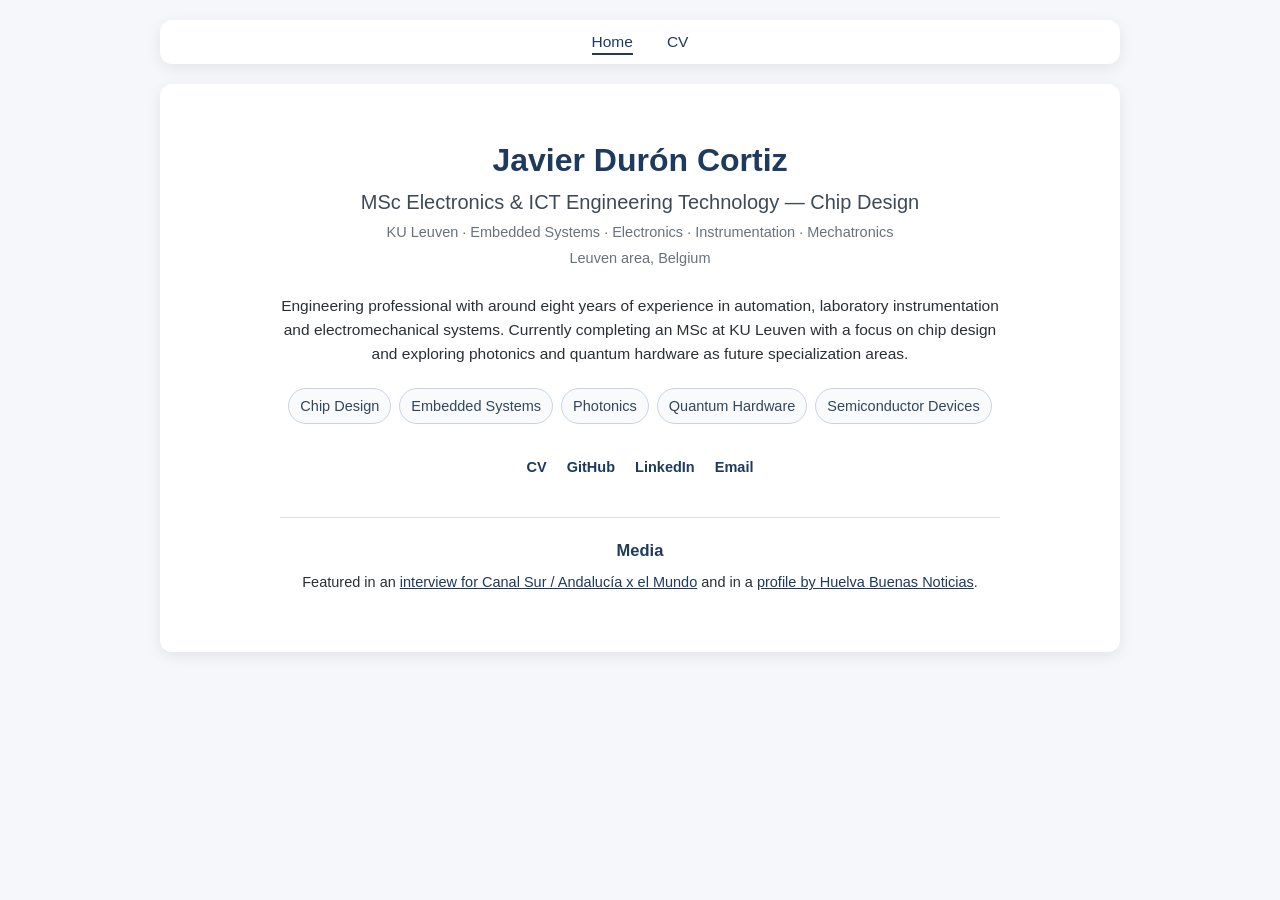
<file: index.html>
<!doctype html>
<html lang="en">
<head>
  <meta charset="utf-8">
  <meta name="viewport" content="width=device-width, initial-scale=1">
  <meta name="author" content="Javier Durón Cortiz">
  <meta name="description" content="Javier Durón Cortiz — MSc Electronics & ICT Engineering Technology student at KU Leuven, focused on chip design, embedded systems, instrumentation and mechatronics.">
  <meta name="keywords" content="electronics engineering, chip design, embedded systems, mechatronics, instrumentation, photonics, quantum technologies, KU Leuven">
  <meta property="og:title" content="Javier Durón Cortiz | Electronics & ICT Engineering">
  <meta property="og:type" content="website">
  <meta property="og:url" content="https://jduroncortiz.github.io/">
  <meta property="og:description" content="Electronics & ICT Engineering MSc student at KU Leuven with a background in industrial mechatronics, embedded systems and experimental instrumentation.">
  <meta property="og:site_name" content="Javier Durón Cortiz">

  <title>Javier Durón Cortiz | Electronics & ICT Engineering</title>
  <link rel="stylesheet" href="style.css">
</head>
<body>
  <div class="nav-container">
    <div class="nav-inner">
      <a href="index.html" class="active">Home</a>
      <a href="cv.html">CV</a>
    </div>
  </div>

  <main class="container home-container">
    <h1>Javier Durón Cortiz</h1>
    <p class="hero-title">MSc Electronics &amp; ICT Engineering Technology — Chip Design</p>
    <p class="hero-subtitle">KU Leuven · Embedded Systems · Electronics · Instrumentation · Mechatronics</p>
    <p class="hero-location">Leuven area, Belgium</p>

    <p class="home-summary">
      Engineering professional with around eight years of experience in automation, laboratory instrumentation and electromechanical systems. Currently completing an MSc at KU Leuven with a focus on chip design and exploring photonics and quantum hardware as future specialization areas.
    </p>

    <div class="interest-pills" aria-label="Current interests">
      <span>Chip Design</span>
      <span>Embedded Systems</span>
      <span>Photonics</span>
      <span>Quantum Hardware</span>
      <span>Semiconductor Devices</span>
    </div>

    <ul class="homepage-links">
      <li><a href="cv.html">CV</a></li>
      <li><a href="https://github.com/jduroncortiz" target="_blank" rel="noopener">GitHub</a></li>
      <li><a href="https://www.linkedin.com/in/javierduron/" target="_blank" rel="noopener">LinkedIn</a></li>
      <li><a href="mailto:jduroncortiz@gmail.com">Email</a></li>
    </ul>

    <section class="home-media" aria-labelledby="media-heading">
      <h2 id="media-heading">Media</h2>
      <p>
        Featured in an <a href="https://www.canalsur.es/television/programas/andalucia-x-el-mundo/noticia/2187042.html" target="_blank" rel="noopener">interview for Canal Sur / Andalucía x el Mundo</a>
        and in a <a href="https://huelvabuenasnoticias.com/2018/05/07/el-onubense-javier-duron-comparte-su-experiencia-en-la-ciudad-belga-de-lovaina/" target="_blank" rel="noopener">profile by Huelva Buenas Noticias</a>.
      </p>
    </section>
  </main>

  <script>
    document.addEventListener("DOMContentLoaded", () => {
      document.body.classList.add("fade-in");
      document.querySelectorAll("a[href]").forEach(link => {
        if (
          link.getAttribute("href").startsWith("http") ||
          link.getAttribute("href").startsWith("mailto")
        ) return;
        link.addEventListener("click", e => {
          e.preventDefault();
          const url = link.getAttribute("href");
          document.body.classList.remove("fade-in");
          document.body.classList.add("fade-out");
          setTimeout(() => { window.location = url; }, 300);
        });
      });
    });
  </script>
</body>
</html>
</file>
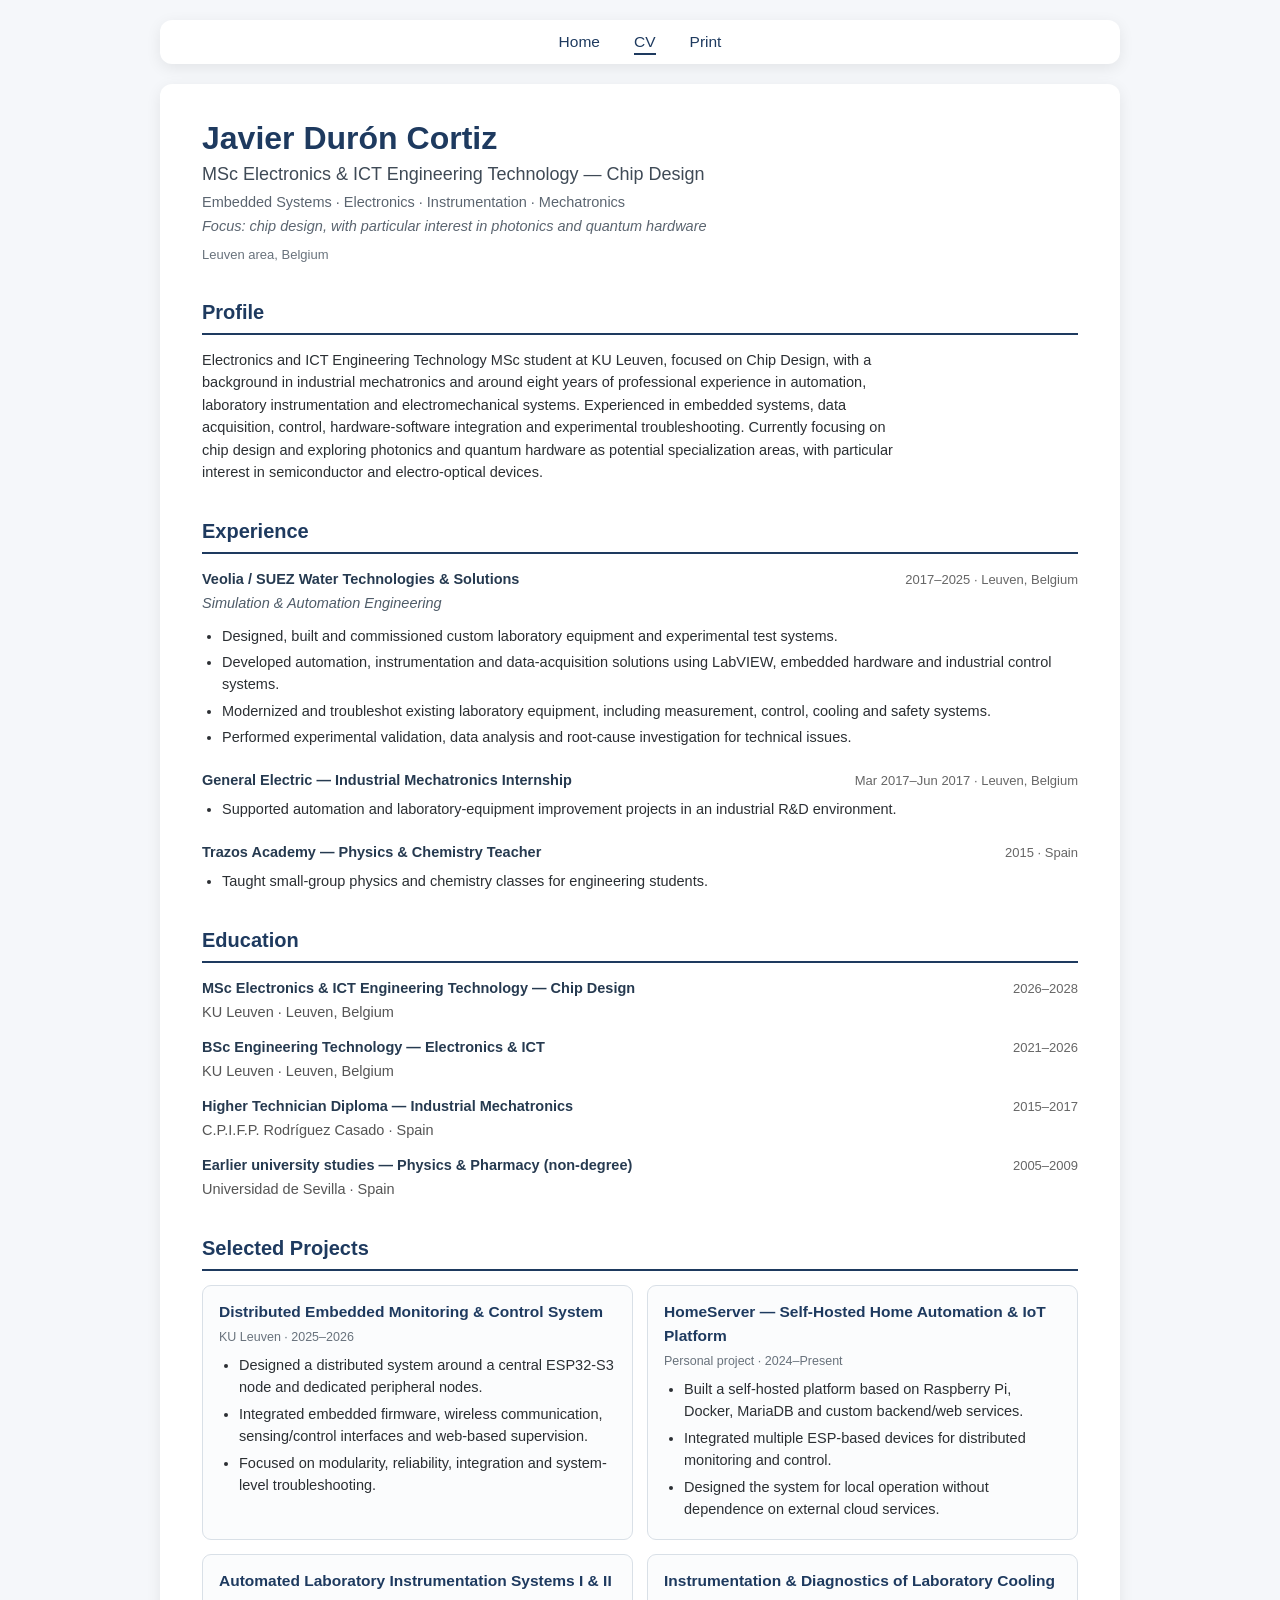
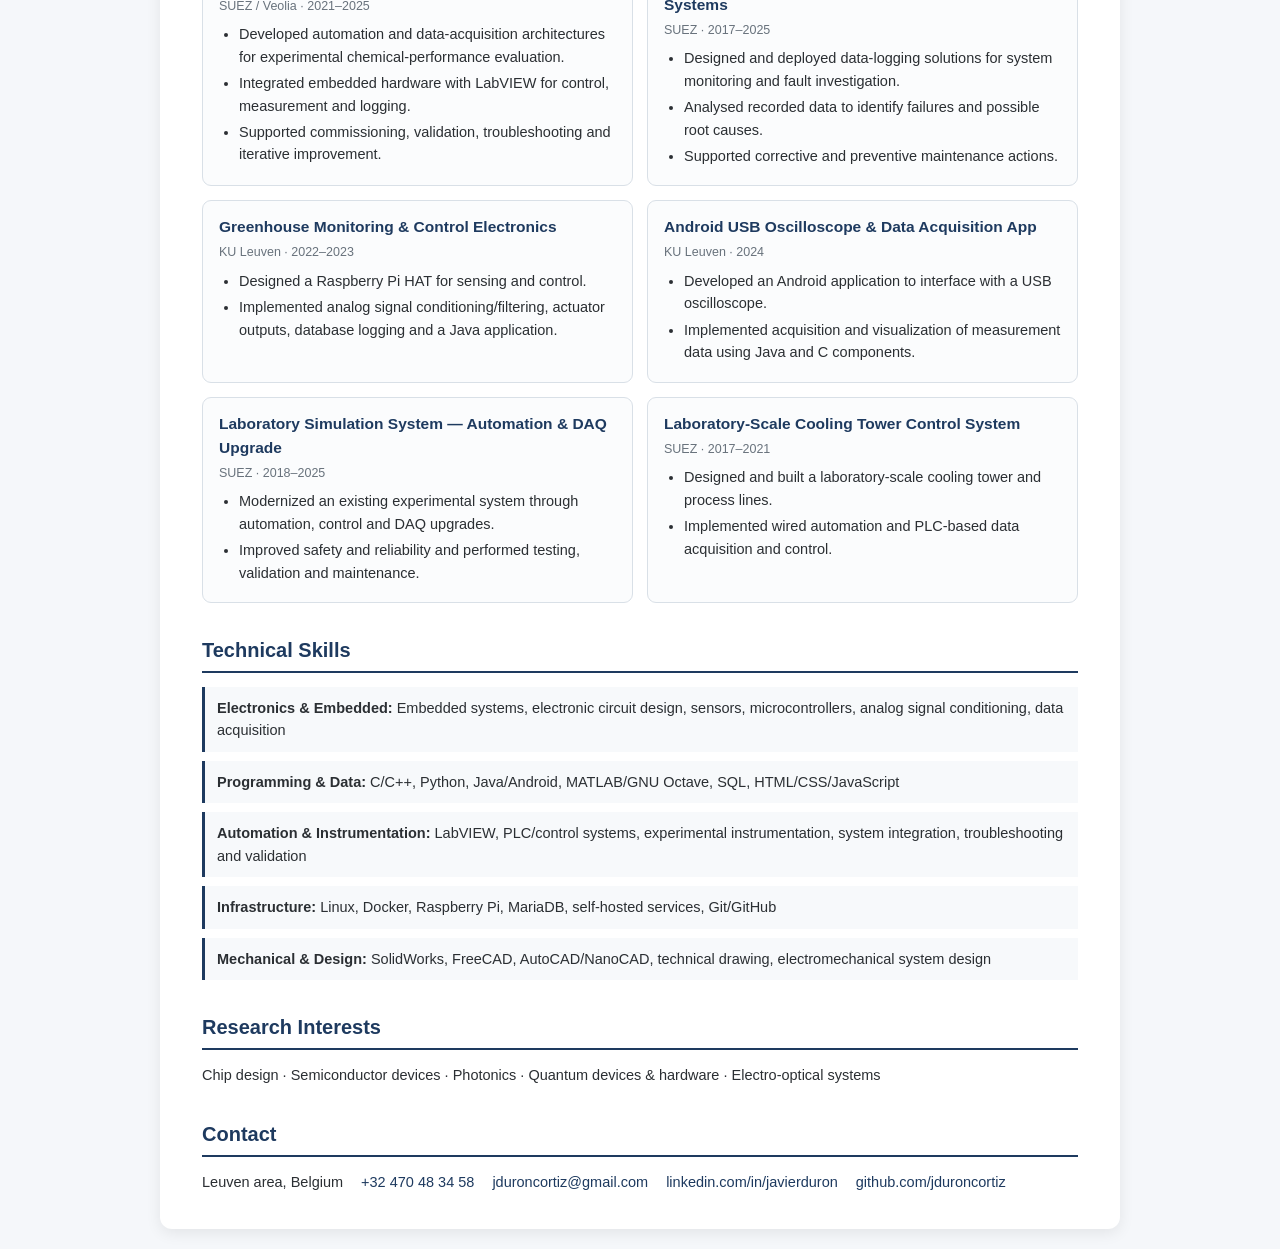
<file: cv.html>
<!doctype html>
<html lang="en">
<head>
  <meta charset="utf-8">
  <meta name="viewport" content="width=device-width, initial-scale=1">
  <meta name="author" content="Javier Durón Cortiz">
  <meta name="description" content="CV of Javier Durón Cortiz — MSc Electronics & ICT Engineering Technology student at KU Leuven, focused on chip design, embedded systems, instrumentation and mechatronics.">
  <title>CV – Javier Durón Cortiz</title>
  <link rel="stylesheet" href="style.css">
</head>
<body>
  <div class="nav-container">
    <div class="nav-inner">
      <a href="index.html">Home</a>
      <a href="cv.html" class="active">CV</a>
      <a href="#" onclick="window.print()">Print</a>
    </div>
  </div>

  <main class="container cv-container">
    <header class="cv-header">
      <h1>Javier Durón Cortiz</h1>
      <p class="subtitle">MSc Electronics & ICT Engineering Technology — Chip Design</p>
      <p class="tagline">Embedded Systems · Electronics · Instrumentation · Mechatronics</p>
      <p class="research-line">Focus: chip design, with particular interest in photonics and quantum hardware</p>
      <p class="cv-location">Leuven area, Belgium</p>
    </header>

    <section>
      <h2>Profile</h2>
      <p class="profile-text">
        Electronics and ICT Engineering Technology MSc student at KU Leuven, focused on Chip Design, with a background in industrial mechatronics and around eight years of professional experience in automation, laboratory instrumentation and electromechanical systems. Experienced in embedded systems, data acquisition, control, hardware-software integration and experimental troubleshooting. Currently focusing on chip design and exploring photonics and quantum hardware as potential specialization areas, with particular interest in semiconductor and electro-optical devices.
      </p>
    </section>

    <section>
      <h2>Experience</h2>

      <div class="entry">
        <div class="entry-heading">
          <strong>Veolia / SUEZ Water Technologies & Solutions</strong>
          <span>2017–2025 · Leuven, Belgium</span>
        </div>
        <p class="entry-role">Simulation & Automation Engineering</p>
        <ul>
          <li>Designed, built and commissioned custom laboratory equipment and experimental test systems.</li>
          <li>Developed automation, instrumentation and data-acquisition solutions using LabVIEW, embedded hardware and industrial control systems.</li>
          <li>Modernized and troubleshot existing laboratory equipment, including measurement, control, cooling and safety systems.</li>
          <li>Performed experimental validation, data analysis and root-cause investigation for technical issues.</li>
        </ul>
      </div>

      <div class="entry">
        <div class="entry-heading">
          <strong>General Electric — Industrial Mechatronics Internship</strong>
          <span>Mar 2017–Jun 2017 · Leuven, Belgium</span>
        </div>
        <ul>
          <li>Supported automation and laboratory-equipment improvement projects in an industrial R&amp;D environment.</li>
        </ul>
      </div>

      <div class="entry">
        <div class="entry-heading">
          <strong>Trazos Academy — Physics &amp; Chemistry Teacher</strong>
          <span>2015 · Spain</span>
        </div>
        <ul>
          <li>Taught small-group physics and chemistry classes for engineering students.</li>
        </ul>
      </div>
    </section>

    <section>
      <h2>Education</h2>

      <div class="entry compact-entry">
        <div class="entry-heading">
          <strong>MSc Electronics &amp; ICT Engineering Technology — Chip Design</strong>
          <span>2026–2028</span>
        </div>
        <p>KU Leuven · Leuven, Belgium</p>
      </div>

      <div class="entry compact-entry">
        <div class="entry-heading">
          <strong>BSc Engineering Technology — Electronics &amp; ICT</strong>
          <span>2021–2026</span>
        </div>
        <p>KU Leuven · Leuven, Belgium</p>
      </div>

      <div class="entry compact-entry">
        <div class="entry-heading">
          <strong>Higher Technician Diploma — Industrial Mechatronics</strong>
          <span>2015–2017</span>
        </div>
        <p>C.P.I.F.P. Rodríguez Casado · Spain</p>
      </div>

      <div class="entry compact-entry">
        <div class="entry-heading">
          <strong>Earlier university studies — Physics &amp; Pharmacy (non-degree)</strong>
          <span>2005–2009</span>
        </div>
        <p>Universidad de Sevilla · Spain</p>
      </div>
    </section>

    <section>
      <h2>Selected Projects</h2>

      <div class="project-grid">
        <article class="project-card">
          <h3>Distributed Embedded Monitoring &amp; Control System</h3>
          <p class="project-meta">KU Leuven · 2025–2026</p>
          <ul>
            <li>Designed a distributed system around a central ESP32-S3 node and dedicated peripheral nodes.</li>
            <li>Integrated embedded firmware, wireless communication, sensing/control interfaces and web-based supervision.</li>
            <li>Focused on modularity, reliability, integration and system-level troubleshooting.</li>
          </ul>
        </article>

        <article class="project-card">
          <h3>HomeServer — Self-Hosted Home Automation &amp; IoT Platform</h3>
          <p class="project-meta">Personal project · 2024–Present</p>
          <ul>
            <li>Built a self-hosted platform based on Raspberry Pi, Docker, MariaDB and custom backend/web services.</li>
            <li>Integrated multiple ESP-based devices for distributed monitoring and control.</li>
            <li>Designed the system for local operation without dependence on external cloud services.</li>
          </ul>
        </article>

        <article class="project-card">
          <h3>Automated Laboratory Instrumentation Systems I &amp; II</h3>
          <p class="project-meta">SUEZ / Veolia · 2021–2025</p>
          <ul>
            <li>Developed automation and data-acquisition architectures for experimental chemical-performance evaluation.</li>
            <li>Integrated embedded hardware with LabVIEW for control, measurement and logging.</li>
            <li>Supported commissioning, validation, troubleshooting and iterative improvement.</li>
          </ul>
        </article>

        <article class="project-card">
          <h3>Instrumentation &amp; Diagnostics of Laboratory Cooling Systems</h3>
          <p class="project-meta">SUEZ · 2017–2025</p>
          <ul>
            <li>Designed and deployed data-logging solutions for system monitoring and fault investigation.</li>
            <li>Analysed recorded data to identify failures and possible root causes.</li>
            <li>Supported corrective and preventive maintenance actions.</li>
          </ul>
        </article>

        <article class="project-card">
          <h3>Greenhouse Monitoring &amp; Control Electronics</h3>
          <p class="project-meta">KU Leuven · 2022–2023</p>
          <ul>
            <li>Designed a Raspberry Pi HAT for sensing and control.</li>
            <li>Implemented analog signal conditioning/filtering, actuator outputs, database logging and a Java application.</li>
          </ul>
        </article>

        <article class="project-card">
          <h3>Android USB Oscilloscope &amp; Data Acquisition App</h3>
          <p class="project-meta">KU Leuven · 2024</p>
          <ul>
            <li>Developed an Android application to interface with a USB oscilloscope.</li>
            <li>Implemented acquisition and visualization of measurement data using Java and C components.</li>
          </ul>
        </article>

        <article class="project-card">
          <h3>Laboratory Simulation System — Automation &amp; DAQ Upgrade</h3>
          <p class="project-meta">SUEZ · 2018–2025</p>
          <ul>
            <li>Modernized an existing experimental system through automation, control and DAQ upgrades.</li>
            <li>Improved safety and reliability and performed testing, validation and maintenance.</li>
          </ul>
        </article>

        <article class="project-card">
          <h3>Laboratory-Scale Cooling Tower Control System</h3>
          <p class="project-meta">SUEZ · 2017–2021</p>
          <ul>
            <li>Designed and built a laboratory-scale cooling tower and process lines.</li>
            <li>Implemented wired automation and PLC-based data acquisition and control.</li>
          </ul>
        </article>
      </div>
    </section>

    <section>
      <h2>Technical Skills</h2>
      <div class="skill-groups">
        <div><strong>Electronics &amp; Embedded:</strong> Embedded systems, electronic circuit design, sensors, microcontrollers, analog signal conditioning, data acquisition</div>
        <div><strong>Programming &amp; Data:</strong> C/C++, Python, Java/Android, MATLAB/GNU Octave, SQL, HTML/CSS/JavaScript</div>
        <div><strong>Automation &amp; Instrumentation:</strong> LabVIEW, PLC/control systems, experimental instrumentation, system integration, troubleshooting and validation</div>
        <div><strong>Infrastructure:</strong> Linux, Docker, Raspberry Pi, MariaDB, self-hosted services, Git/GitHub</div>
        <div><strong>Mechanical &amp; Design:</strong> SolidWorks, FreeCAD, AutoCAD/NanoCAD, technical drawing, electromechanical system design</div>
      </div>
    </section>

    <section>
      <h2>Research Interests</h2>
      <p class="profile-text">Chip design · Semiconductor devices · Photonics · Quantum devices &amp; hardware · Electro-optical systems</p>
    </section>

    <section class="contact">
      <h2>Contact</h2>
      <div class="contact-inline">
        <span>Leuven area, Belgium</span>
        <a href="tel:+32470483458">+32 470 48 34 58</a>
        <a href="mailto:jduroncortiz@gmail.com">jduroncortiz@gmail.com</a>
        <a href="https://www.linkedin.com/in/javierduron/" target="_blank" rel="noopener">linkedin.com/in/javierduron</a>
        <a href="https://github.com/jduroncortiz" target="_blank" rel="noopener">github.com/jduroncortiz</a>
      </div>
    </section>

  </main>

  <script>
    document.addEventListener("DOMContentLoaded", () => {
      document.body.classList.add("fade-in");
      document.querySelectorAll("a[href]").forEach(link => {
        if (
          link.getAttribute("href").startsWith("http") ||
          link.getAttribute("href").startsWith("mailto") ||
          link.getAttribute("onclick")
        ) return;
        link.addEventListener("click", e => {
          e.preventDefault();
          const url = link.getAttribute("href");
          document.body.classList.remove("fade-in");
          document.body.classList.add("fade-out");
          setTimeout(() => { window.location = url; }, 300);
        });
      });
    });
  </script>
</body>
</html>
</file>
<file: style.css>
* { box-sizing: border-box; }

html { font-size: 62.5%; }

body {
  font-family: "Inconsolata", "Segoe UI", Arial, sans-serif;
  font-size: 1.45rem;
  line-height: 1.55;
  padding: 20px;
  margin: 0;
  background: #f5f7fa;
  color: #2b2f33;
  opacity: 0;
  transition: opacity 0.3s ease;
}
body.fade-in { opacity: 1; }
body.fade-out { opacity: 0; }

.nav-container {
  display: flex;
  justify-content: center;
  margin-bottom: 20px;
}
.nav-inner {
  background: #fff;
  border-radius: 12px;
  box-shadow: 0 4px 15px rgba(0,0,0,0.08);
  padding: 10px 20px;
  max-width: 960px;
  width: 100%;
  text-align: center;
  margin: 0 auto;
}
.nav-inner a {
  color: #1e3a5f;
  text-decoration: none;
  margin: 0 15px;
  font-size: 1.55rem;
}
.nav-inner a:hover { text-decoration: underline; }
.nav-inner a.active { position: relative; }
.nav-inner a.active::after {
  content: "";
  position: absolute;
  left: 0;
  bottom: -5px;
  width: 100%;
  height: 2px;
  background: #1e3a5f;
  animation: underlineIn 0.3s ease forwards;
}
@keyframes underlineIn { from { width: 0; } to { width: 100%; } }

.container {
  max-width: 960px;
  background: white;
  padding: 36px 42px;
  margin: 0 auto;
  border-radius: 12px;
  box-shadow: 0 4px 15px rgba(0,0,0,0.08);
  animation: fadeIn 0.8s ease;
}
@keyframes fadeIn {
  from { opacity: 0; transform: translateY(20px); }
  to { opacity: 1; transform: translateY(0); }
}

h1 {
  color: #1e3a5f;
  margin: 0 0 4px;
  font-size: 3.2rem;
  line-height: 1.15;
}

h2 {
  color: #1e3a5f;
  margin: 32px 0 14px;
  padding-bottom: 5px;
  border-bottom: 2px solid #1e3a5f;
  font-size: 2rem;
}

h3 {
  color: #1e3a5f;
  margin: 0 0 4px;
  font-size: 1.55rem;
}

p { margin: 6px 0 10px; }

.cv-header { text-align: left; margin-bottom: 22px; }
.subtitle {
  font-size: 1.8rem;
  color: #3f4a56;
  margin: 0 0 2px;
}
.tagline, .research-line {
  margin: 2px 0;
  color: #5b6570;
}
.research-line { font-style: italic; }
.cv-location {
  margin: 7px 0 0;
  color: #68727c;
  font-size: 1.3rem;
}
.header-contact {
  display: flex;
  flex-wrap: wrap;
  gap: 3px 14px;
  margin-top: 10px;
  color: #4f5c69;
  font-size: 1.28rem;
}
.header-contact a { color: #1e3a5f; text-decoration: none; }
.header-contact a:hover { text-decoration: underline; }
.profile-text { max-width: 88ch; }

.entry {
  margin: 0 0 20px;
  text-align: left;
}
.entry-heading {
  display: flex;
  justify-content: space-between;
  gap: 20px;
  align-items: baseline;
}
.entry-heading strong { color: #263a50; }
.entry-heading span {
  color: #666;
  font-size: 1.3rem;
  white-space: nowrap;
}
.entry-role {
  color: #4f5c69;
  margin-top: 2px;
  font-style: italic;
}
.compact-entry { margin-bottom: 12px; }
.compact-entry p { margin: 2px 0; color: #555; }

.cv-container ul {
  padding-left: 20px;
  margin: 7px 0 0;
}
.cv-container li { margin-bottom: 4px; }

.project-grid {
  display: grid;
  grid-template-columns: repeat(2, minmax(0, 1fr));
  gap: 14px;
}
.project-card {
  border: 1px solid #d9e0e7;
  border-radius: 9px;
  padding: 14px 16px;
  background: #fbfcfd;
  break-inside: avoid;
}
.project-meta {
  margin: 0 0 7px;
  color: #68727c;
  font-size: 1.25rem;
}
.project-card ul { margin-top: 6px; }

.skill-groups {
  display: grid;
  gap: 9px;
}
.skill-groups > div {
  padding: 10px 12px;
  background: #f7f9fb;
  border-left: 3px solid #1e3a5f;
}

.contact-inline {
  display: flex;
  flex-wrap: wrap;
  gap: 10px 18px;
}
.contact { break-inside: avoid; }
.contact a { color: #1e3a5f; text-decoration: none; }
.contact a:hover { text-decoration: underline; }

.home-container { text-align: center; padding-top: 58px; padding-bottom: 58px; }
.hero-title {
  font-size: 2rem;
  color: #3d4a56;
  margin: 8px 0 3px;
}
.hero-subtitle { color: #68727c; margin: 0 0 4px; }
.hero-location { color: #68727c; margin: 0 0 24px; }
.home-summary {
  max-width: 720px;
  margin: 0 auto 22px;
  font-size: 1.55rem;
}
.interest-pills {
  display: flex;
  justify-content: center;
  flex-wrap: wrap;
  gap: 8px;
  margin: 20px auto 28px;
}
.interest-pills span {
  border: 1px solid #c9d4df;
  border-radius: 999px;
  padding: 6px 11px;
  color: #31475d;
  background: #f8fafc;
}
.homepage-links {
  margin: 20px 0 0;
  padding: 0;
  text-align: center;
}
.homepage-links li {
  list-style: none;
  display: inline-block;
  margin: 4px 8px;
}
.homepage-links a {
  color: #1e3a5f;
  text-decoration: none;
  font-weight: 600;
}
.homepage-links a:hover { text-decoration: underline; }

.home-media {
  max-width: 720px;
  margin: 34px auto 0;
  padding-top: 20px;
  border-top: 1px solid #d9e0e7;
  text-align: left;
}
.home-media h2 {
  margin: 0 0 8px;
  border: 0;
  padding: 0;
  text-align: center;
  font-size: 1.65rem;
}
.home-media p { margin: 0; text-align: center; }
.home-media a { color: #1e3a5f; }

@media (max-width: 768px) {
  body { padding: 10px; }
  .container, .nav-inner { padding: 20px; max-width: 100%; }
  h1 { font-size: 2.5rem; }
  .entry-heading { flex-direction: column; gap: 0; }
  .entry-heading span { white-space: normal; }
  .project-grid { grid-template-columns: 1fr; }
}

@media print {
  .nav-container { display: none; }
  body {
    background: #fff;
    padding: 0;
    opacity: 1 !important;
    font-size: 10.5pt;
  }
  .container {
    max-width: none;
    box-shadow: none;
    border-radius: 0;
    margin: 0;
    padding: 0;
  }
  h2 { margin-top: 18px; margin-bottom: 7px; }
  .cv-header { margin-bottom: 10px; }
  .cv-location { font-size: 9.5pt; margin-top: 4px; }
  .contact-inline { gap: 2px 12px; font-size: 9.5pt; }
  .entry { margin-bottom: 10px; }
  .project-grid { grid-template-columns: 1fr 1fr; gap: 6px; }
  .project-card { background: #fff; padding: 8px 10px; }
  .skill-groups { gap: 5px; }
  .skill-groups > div { padding: 6px 8px; }
  .contact h2 { margin-top: 10px; }
  a { color: inherit; text-decoration: none; }
}
</file>
